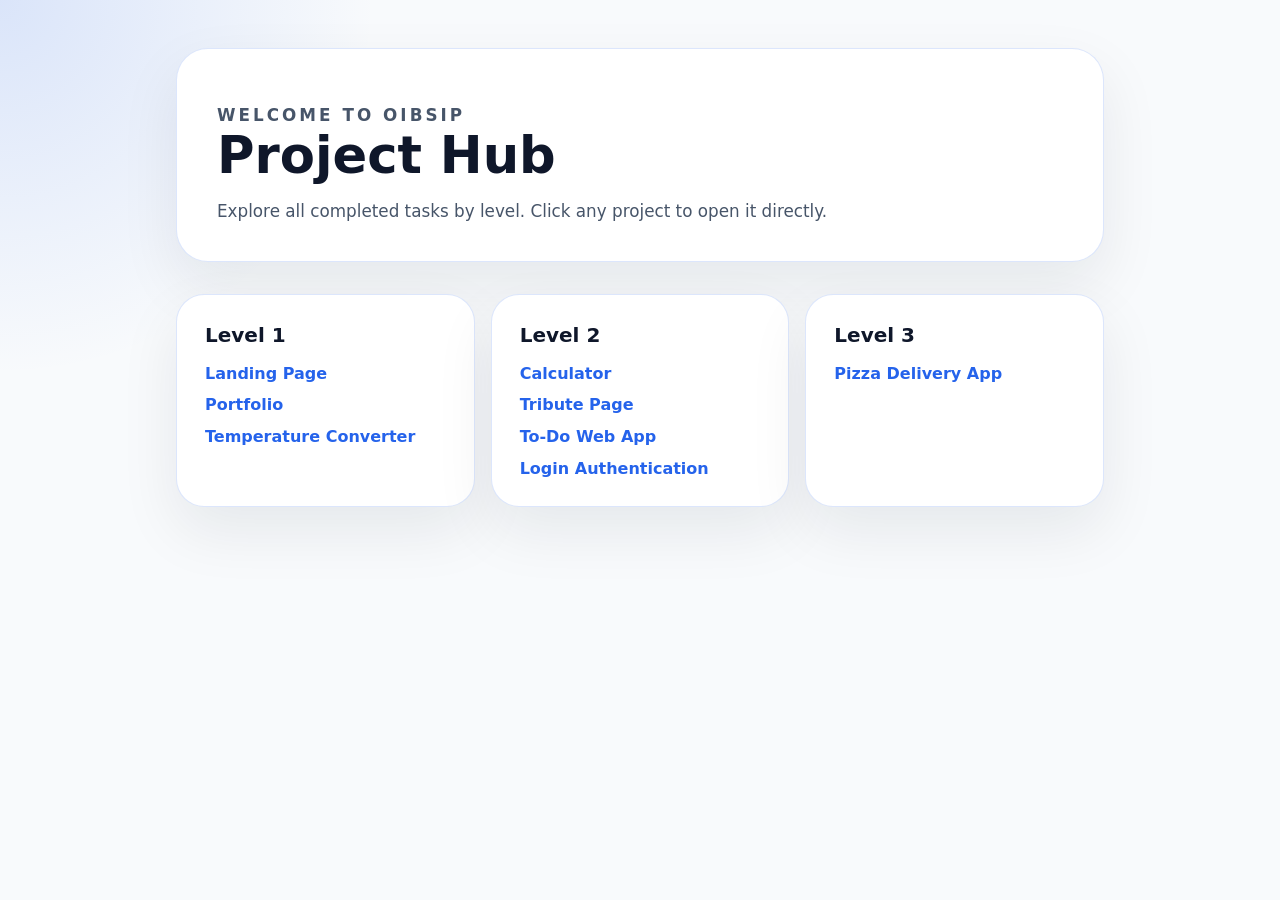
<file: index.html>
<!DOCTYPE html>
<html lang="en">
<head>
    <meta charset="UTF-8" />
    <meta name="viewport" content="width=device-width, initial-scale=1.0" />
    <title>OIBSIP Project Hub</title>
    <link rel="stylesheet" href="style.css" />
</head>
<body>
    <main class="home-shell">
        <section class="hero">
            <p class="eyebrow">Welcome to OIBSIP</p>
            <h1>Project Hub</h1>
            <p>Explore all completed tasks by level. Click any project to open it directly.</p>
        </section>

        <section class="links-grid">
            <article>
                <h2>Level 1</h2>
                <ul>
                    <li><a href="Level-1/Kavitha_Task1_LandingPage/index.html">Landing Page</a></li>
                    <li><a href="Level-1/Kavitha_Task2_Portfolio/index.html">Portfolio</a></li>
                    <li><a href="Level-1/Kavitha_Task3_TemperatureConverter/index.html">Temperature Converter</a></li>
                </ul>
            </article>
            <article>
                <h2>Level 2</h2>
                <ul>
                    <li><a href="Level-2/Kavitha_Task1_Calculator/index.html">Calculator</a></li>
                    <li><a href="Level-2/Kavitha_Task2_TributePage/index.html">Tribute Page</a></li>
                    <li><a href="Level-2/Kavitha_Task3_ToDoWebApp/index.html">To-Do Web App</a></li>
                    <li><a href="Level-2/Kavitha_Task4_LoginAuthentication/index.html">Login Authentication</a></li>
                </ul>
            </article>
            <article>
                <h2>Level 3</h2>
                <ul>
                    <li><a href="Level-3/Kavitha_Task1_PizzaDeliveryApp/index.html">Pizza Delivery App</a></li>
                </ul>
            </article>
        </section>
    </main>
</body>
</html>
</file>
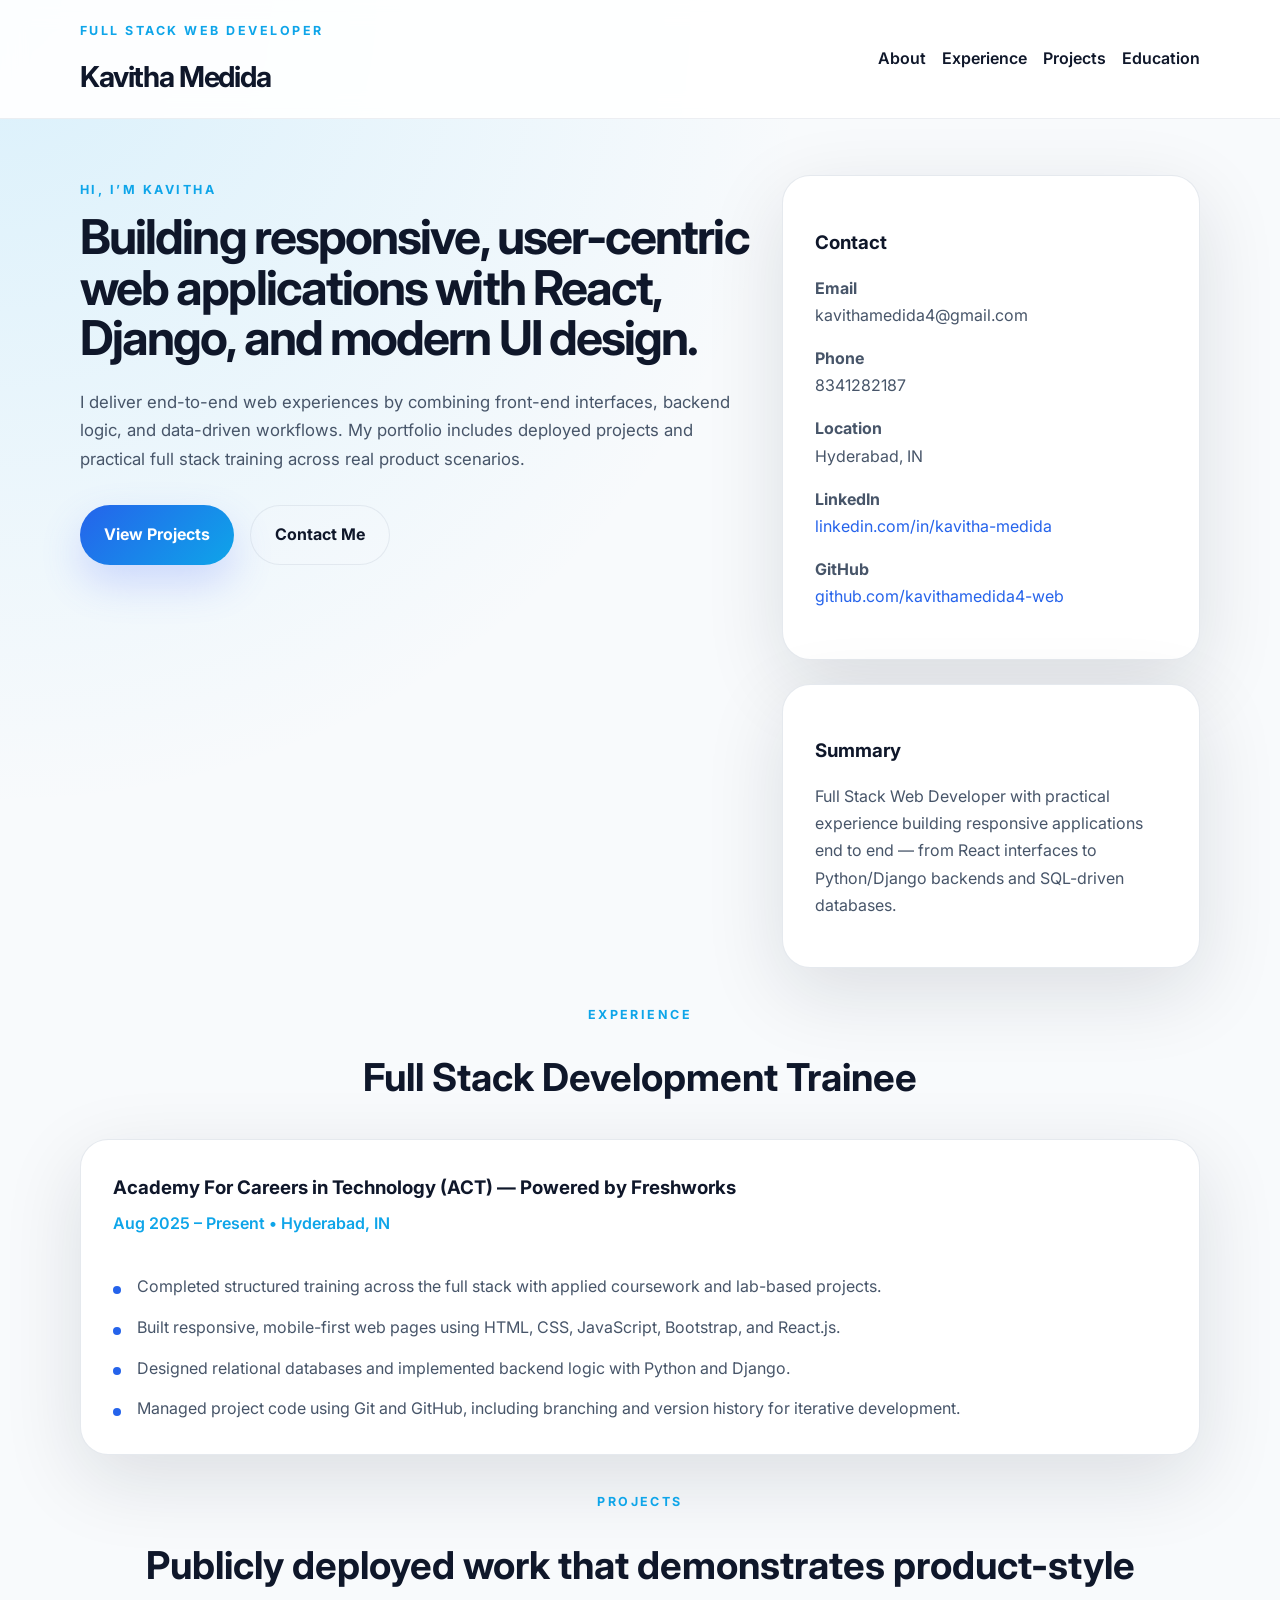
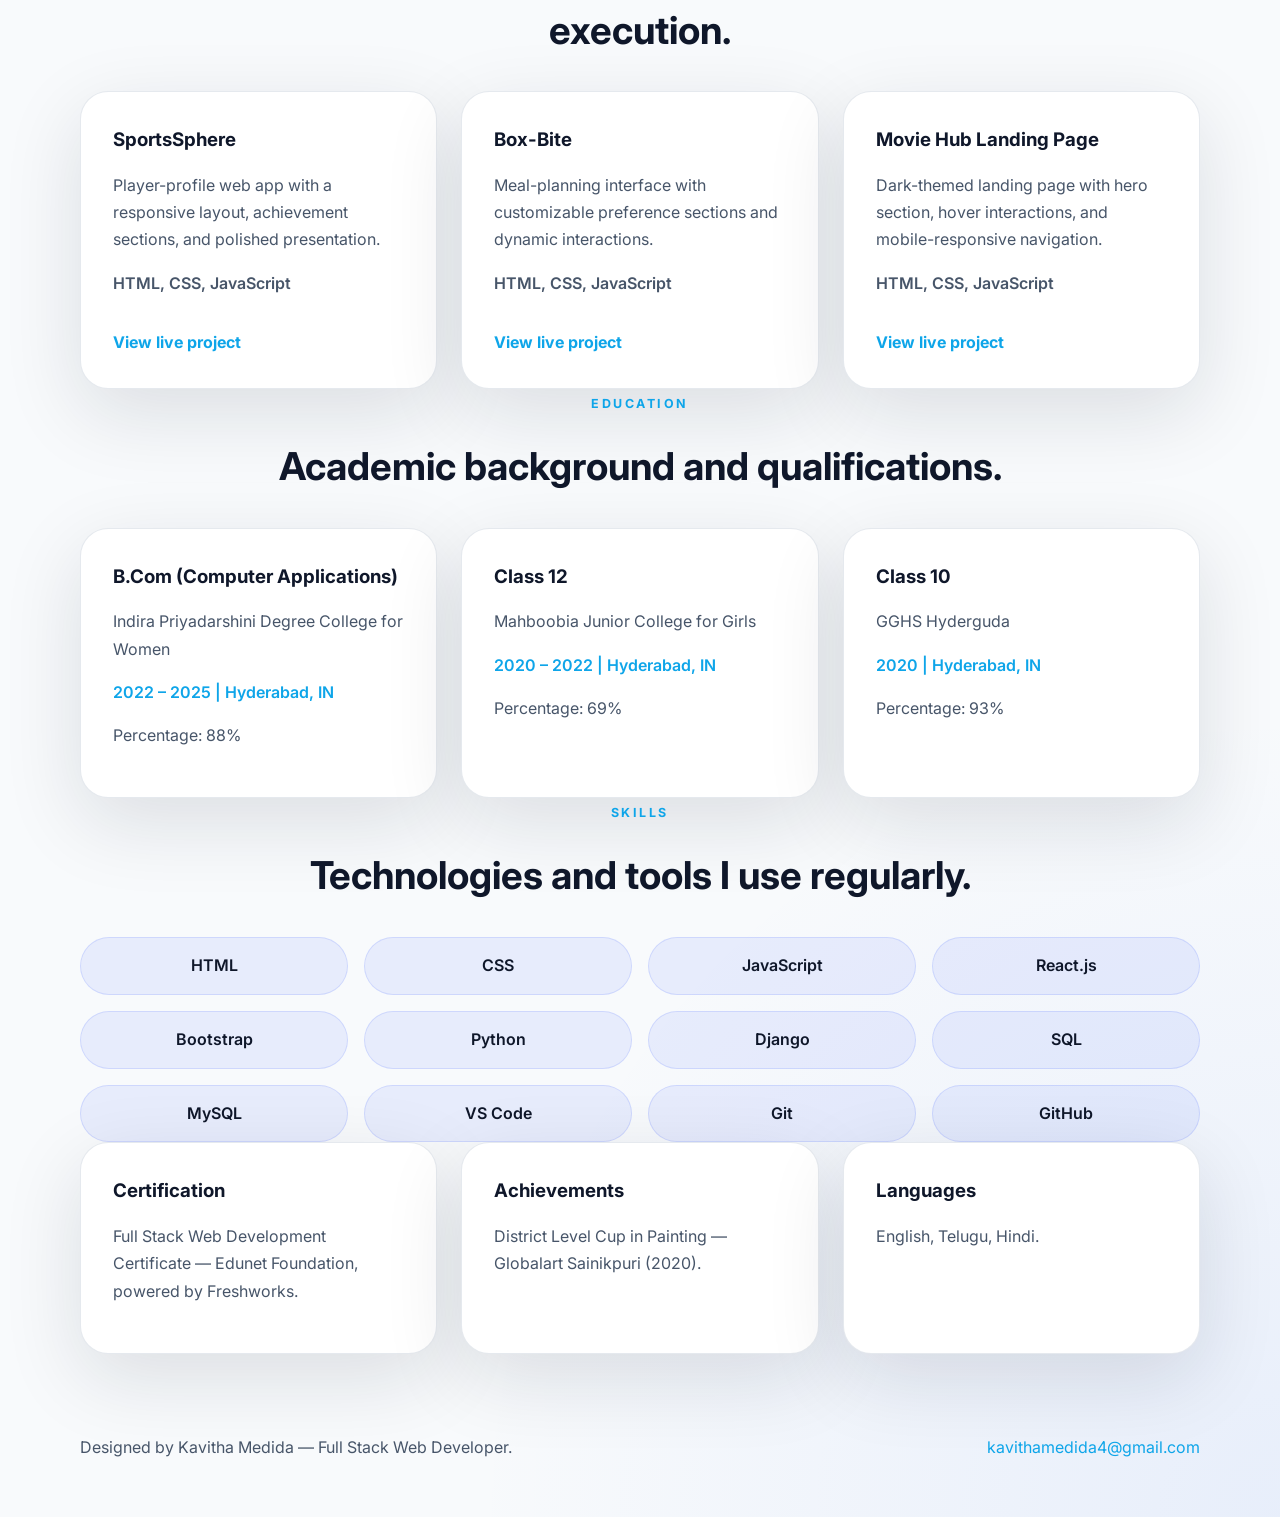
<file: Kavitha_Task2_Portfolio/index.html>
<!DOCTYPE html>
<html lang="en">
<head>
    <meta charset="UTF-8" />
    <meta name="viewport" content="width=device-width, initial-scale=1.0" />
    <title>Kavitha Medida | Full Stack Web Developer</title>
    <link rel="preconnect" href="https://fonts.googleapis.com" />
    <link rel="preconnect" href="https://fonts.gstatic.com" crossorigin />
    <link href="https://fonts.googleapis.com/css2?family=Inter:wght@400;500;600;700;800&display=swap" rel="stylesheet" />
    <link rel="stylesheet" href="style.css" />
</head>
<body>
    <div class="page-shell">
        <header class="topbar">
            <div class="container topbar-inner">
                <div>
                    <p class="eyebrow">Full Stack Web Developer</p>
                    <h1>Kavitha Medida</h1>
                </div>
                <nav class="topnav">
                    <a href="#about">About</a>
                    <a href="#experience">Experience</a>
                    <a href="#projects">Projects</a>
                    <a href="#education">Education</a>
                </nav>
            </div>
        </header>

        <main>
            <section class="hero-section">
                <div class="container hero-grid">
                    <div class="hero-copy">
                        <p class="eyebrow">Hi, I’m Kavitha</p>
                        <h2>Building responsive, user-centric web applications with React, Django, and modern UI design.</h2>
                        <p class="hero-text">I deliver end-to-end web experiences by combining front-end interfaces, backend logic, and data-driven workflows. My portfolio includes deployed projects and practical full stack training across real product scenarios.</p>
                        <div class="hero-links">
                            <a href="#projects" class="btn btn-primary">View Projects</a>
                            <a href="mailto:kavithamedida4@gmail.com" class="btn btn-secondary">Contact Me</a>
                        </div>
                    </div>
                    <aside class="hero-panel">
                        <div class="contact-card">
                            <h3>Contact</h3>
                            <p><strong>Email</strong><br />kavithamedida4@gmail.com</p>
                            <p><strong>Phone</strong><br />8341282187</p>
                            <p><strong>Location</strong><br />Hyderabad, IN</p>
                            <p><strong>LinkedIn</strong><br /><a href="https://linkedin.com/in/kavitha-medida" target="_blank">linkedin.com/in/kavitha-medida</a></p>
                            <p><strong>GitHub</strong><br /><a href="https://github.com/kavithamedida4-web" target="_blank">github.com/kavithamedida4-web</a></p>
                        </div>
                        <div class="summary-card">
                            <h3>Summary</h3>
                            <p>Full Stack Web Developer with practical experience building responsive applications end to end — from React interfaces to Python/Django backends and SQL-driven databases.</p>
                        </div>
                    </aside>
                </div>
            </section>

            <section class="section-block" id="experience">
                <div class="container section-heading">
                    <span class="eyebrow">Experience</span>
                    <h2>Full Stack Development Trainee</h2>
                </div>
                <div class="container content-card">
                    <div class="content-header">
                        <div>
                            <h3>Academy For Careers in Technology (ACT) — Powered by Freshworks</h3>
                            <p class="meta">Aug 2025 – Present • Hyderabad, IN</p>
                        </div>
                    </div>
                    <ul class="bullet-list">
                        <li>Completed structured training across the full stack with applied coursework and lab-based projects.</li>
                        <li>Built responsive, mobile-first web pages using HTML, CSS, JavaScript, Bootstrap, and React.js.</li>
                        <li>Designed relational databases and implemented backend logic with Python and Django.</li>
                        <li>Managed project code using Git and GitHub, including branching and version history for iterative development.</li>
                    </ul>
                </div>
            </section>

            <section class="section-block" id="projects">
                <div class="container section-heading">
                    <span class="eyebrow">Projects</span>
                    <h2>Publicly deployed work that demonstrates product-style execution.</h2>
                </div>
                <div class="container cards-grid">
                    <article class="project-card">
                        <h3>SportsSphere</h3>
                        <p>Player-profile web app with a responsive layout, achievement sections, and polished presentation.</p>
                        <p class="project-meta">HTML, CSS, JavaScript</p>
                        <a href="https://tejbhuvana-hue.github.io/SportsSphere/" target="_blank">View live project</a>
                    </article>
                    <article class="project-card">
                        <h3>Box-Bite</h3>
                        <p>Meal-planning interface with customizable preference sections and dynamic interactions.</p>
                        <p class="project-meta">HTML, CSS, JavaScript</p>
                        <a href="https://kavithamedida4-web.github.io/my-project-k/" target="_blank">View live project</a>
                    </article>
                    <article class="project-card">
                        <h3>Movie Hub Landing Page</h3>
                        <p>Dark-themed landing page with hero section, hover interactions, and mobile-responsive navigation.</p>
                        <p class="project-meta">HTML, CSS, JavaScript</p>
                        <a href="https://kavithamedida4-web.github.io/AI-Project-Landing-Page/" target="_blank">View live project</a>
                    </article>
                </div>
            </section>

            <section class="section-block" id="education">
                <div class="container section-heading">
                    <span class="eyebrow">Education</span>
                    <h2>Academic background and qualifications.</h2>
                </div>
                <div class="container education-grid">
                    <article class="education-card">
                        <h3>B.Com (Computer Applications)</h3>
                        <p>Indira Priyadarshini Degree College for Women</p>
                        <p class="meta">2022 – 2025 | Hyderabad, IN</p>
                        <p>Percentage: 88%</p>
                    </article>
                    <article class="education-card">
                        <h3>Class 12</h3>
                        <p>Mahboobia Junior College for Girls</p>
                        <p class="meta">2020 – 2022 | Hyderabad, IN</p>
                        <p>Percentage: 69%</p>
                    </article>
                    <article class="education-card">
                        <h3>Class 10</h3>
                        <p>GGHS Hyderguda</p>
                        <p class="meta">2020 | Hyderabad, IN</p>
                        <p>Percentage: 93%</p>
                    </article>
                </div>
            </section>

            <section class="section-block" id="skills">
                <div class="container section-heading">
                    <span class="eyebrow">Skills</span>
                    <h2>Technologies and tools I use regularly.</h2>
                </div>
                <div class="container skills-grid">
                    <div class="skill-pill">HTML</div>
                    <div class="skill-pill">CSS</div>
                    <div class="skill-pill">JavaScript</div>
                    <div class="skill-pill">React.js</div>
                    <div class="skill-pill">Bootstrap</div>
                    <div class="skill-pill">Python</div>
                    <div class="skill-pill">Django</div>
                    <div class="skill-pill">SQL</div>
                    <div class="skill-pill">MySQL</div>
                    <div class="skill-pill">VS Code</div>
                    <div class="skill-pill">Git</div>
                    <div class="skill-pill">GitHub</div>
                </div>
            </section>

            <section class="section-block" id="more">
                <div class="container extra-grid">
                    <article class="extra-card">
                        <h3>Certification</h3>
                        <p>Full Stack Web Development Certificate — Edunet Foundation, powered by Freshworks.</p>
                    </article>
                    <article class="extra-card">
                        <h3>Achievements</h3>
                        <p>District Level Cup in Painting — Globalart Sainikpuri (2020).</p>
                    </article>
                    <article class="extra-card">
                        <h3>Languages</h3>
                        <p>English, Telugu, Hindi.</p>
                    </article>
                </div>
            </section>
        </main>

        <footer class="footer-bar">
            <div class="container footer-inner">
                <p>Designed by Kavitha Medida — Full Stack Web Developer.</p>
                <a href="mailto:kavithamedida4@gmail.com">kavithamedida4@gmail.com</a>
            </div>
        </footer>
    </div>
</body>
</html>
</file>
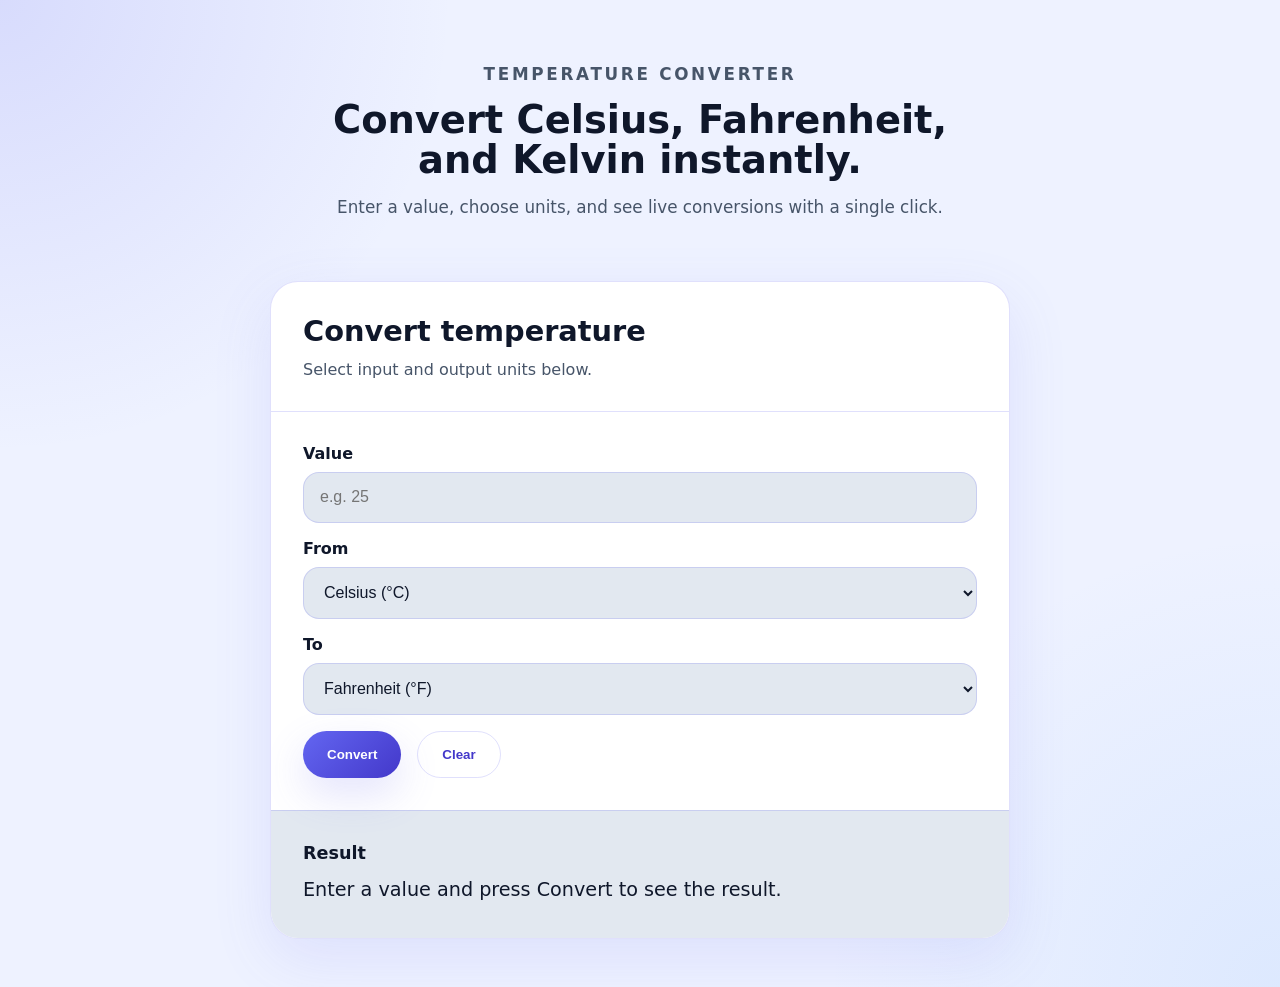
<file: Kavitha_Task3_TemperatureConverter/index.html>
<!DOCTYPE html>
<html lang="en">
<head>
    <meta charset="UTF-8" />
    <meta name="viewport" content="width=device-width, initial-scale=1.0" />
    <title>Temperature Converter</title>
    <link rel="stylesheet" href="style.css" />
</head>
<body>
    <main class="page-shell">
        <section class="hero">
            <div class="hero-content">
                <p class="eyebrow">Temperature Converter</p>
                <h1>Convert Celsius, Fahrenheit, and Kelvin instantly.</h1>
                <p>Enter a value, choose units, and see live conversions with a single click.</p>
            </div>
        </section>

        <section class="converter-card">
            <div class="card-header">
                <h2>Convert temperature</h2>
                <p>Select input and output units below.</p>
            </div>
            <div class="converter-form">
                <label>
                    Value
                    <input type="number" id="inputValue" placeholder="e.g. 25" />
                </label>
                <label>
                    From
                    <select id="inputUnit">
                        <option value="celsius">Celsius (°C)</option>
                        <option value="fahrenheit">Fahrenheit (°F)</option>
                        <option value="kelvin">Kelvin (K)</option>
                    </select>
                </label>
                <label>
                    To
                    <select id="outputUnit">
                        <option value="fahrenheit">Fahrenheit (°F)</option>
                        <option value="celsius">Celsius (°C)</option>
                        <option value="kelvin">Kelvin (K)</option>
                    </select>
                </label>
                <div class="actions">
                    <button id="convertBtn" class="btn btn-primary">Convert</button>
                    <button id="clearBtn" class="btn btn-secondary" type="button">Clear</button>
                </div>
            </div>

            <div class="result-panel">
                <h3>Result</h3>
                <p id="resultText">Enter a value and press Convert to see the result.</p>
            </div>
        </section>
    </main>

    <script>
        const inputValue = document.getElementById('inputValue');
        const inputUnit = document.getElementById('inputUnit');
        const outputUnit = document.getElementById('outputUnit');
        const resultText = document.getElementById('resultText');
        const convertBtn = document.getElementById('convertBtn');
        const clearBtn = document.getElementById('clearBtn');

        function toCelsius(value, unit) {
            if (unit === 'celsius') return value;
            if (unit === 'fahrenheit') return (value - 32) * 5 / 9;
            if (unit === 'kelvin') return value - 273.15;
            return value;
        }

        function fromCelsius(value, unit) {
            if (unit === 'celsius') return value;
            if (unit === 'fahrenheit') return value * 9 / 5 + 32;
            if (unit === 'kelvin') return value + 273.15;
            return value;
        }

        function formatTemperature(value, unit) {
            const rounded = Math.round(value * 100) / 100;
            const symbol = unit === 'celsius' ? '°C' : unit === 'fahrenheit' ? '°F' : 'K';
            return `${rounded} ${symbol}`;
        }

        function convertTemperature() {
            const value = parseFloat(inputValue.value);
            if (Number.isNaN(value)) {
                resultText.textContent = 'Please enter a valid number to convert.';
                return;
            }
            const fromUnit = inputUnit.value;
            const toUnit = outputUnit.value;
            const celsius = toCelsius(value, fromUnit);
            const result = fromCelsius(celsius, toUnit);
            resultText.textContent = `${formatTemperature(value, fromUnit)} = ${formatTemperature(result, toUnit)}`;
        }

        convertBtn.addEventListener('click', convertTemperature);
        clearBtn.addEventListener('click', () => {
            inputValue.value = '';
            resultText.textContent = 'Enter a value and press Convert to see the result.';
        });
    </script>
</body>
</html>
</file>
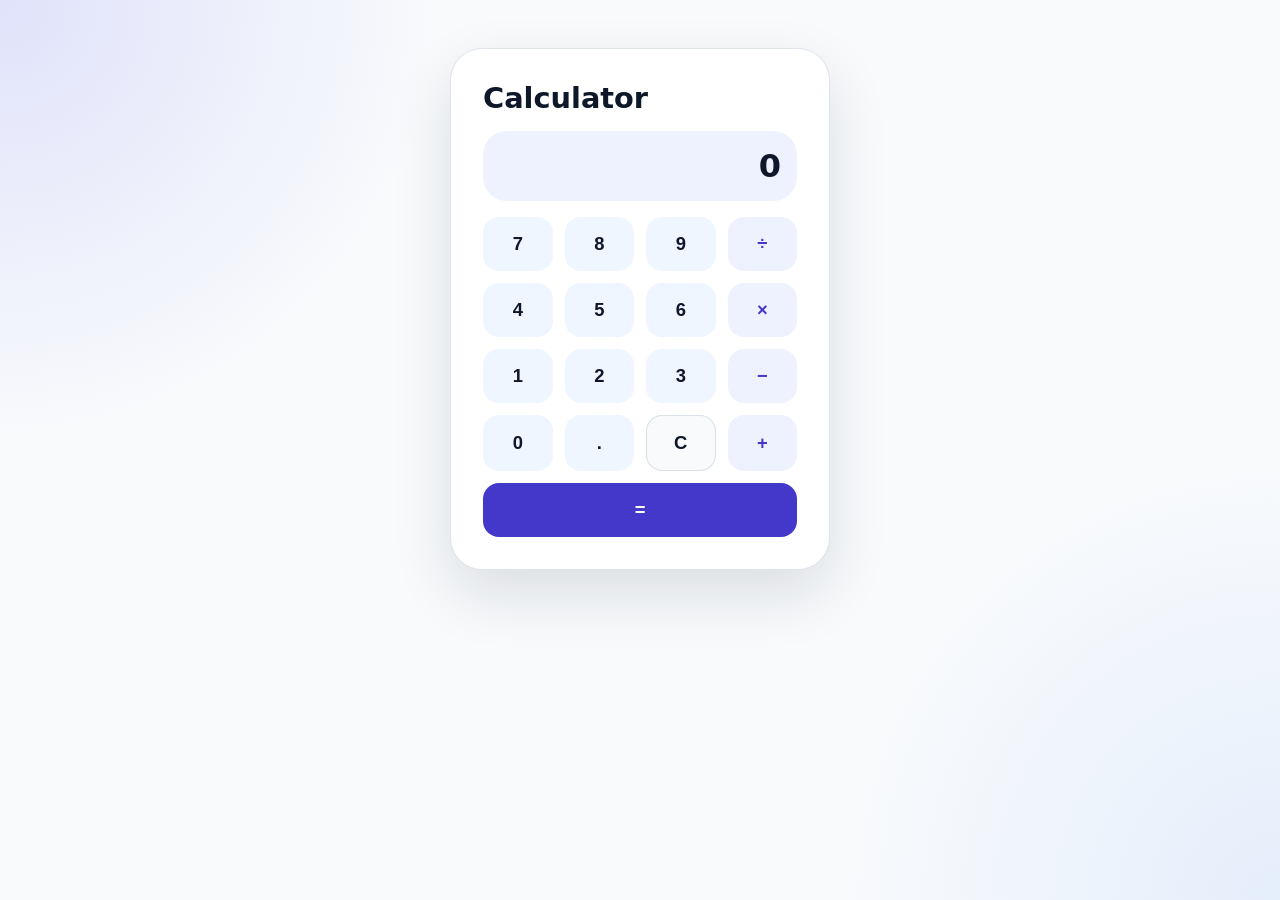
<file: Level-2/Kavitha_Task1_Calculator/index.html>
<!DOCTYPE html>
<html lang="en">
<head>
    <meta charset="UTF-8" />
    <meta name="viewport" content="width=device-width, initial-scale=1.0" />
    <title>Calculator App</title>
    <link rel="stylesheet" href="style.css" />
</head>
<body>
    <main class="calculator-shell">
        <section class="calculator-card">
            <h1>Calculator</h1>
            <div class="display" id="display">0</div>
            <div class="keys-grid">
                <button data-value="7">7</button>
                <button data-value="8">8</button>
                <button data-value="9">9</button>
                <button data-value="/">÷</button>
                <button data-value="4">4</button>
                <button data-value="5">5</button>
                <button data-value="6">6</button>
                <button data-value="*">×</button>
                <button data-value="1">1</button>
                <button data-value="2">2</button>
                <button data-value="3">3</button>
                <button data-value="-">−</button>
                <button data-value="0">0</button>
                <button data-value=".">.</button>
                <button data-action="clear">C</button>
                <button data-value="+">+</button>
                <button class="wide" data-action="equals">=</button>
            </div>
        </section>
    </main>

    <script>
        const display = document.getElementById('display');
        const keys = document.querySelectorAll('button[data-value], button[data-action]');
        let currentValue = '0';

        function updateDisplay() {
            display.textContent = currentValue;
        }

        function safeEval(expression) {
            try {
                return Function(`"use strict"; return (${expression})`)();
            } catch {
                return 'Error';
            }
        }

        keys.forEach(key => {
            key.addEventListener('click', () => {
                const value = key.dataset.value;
                const action = key.dataset.action;

                if (action === 'clear') {
                    currentValue = '0';
                } else if (action === 'equals') {
                    const result = safeEval(currentValue.replace(/×/g, '*').replace(/÷/g, '/'));
                    currentValue = result === 'Error' ? 'Error' : String(result);
                } else if (value) {
                    if (currentValue === '0' || currentValue === 'Error') {
                        currentValue = value;
                    } else {
                        currentValue += value;
                    }
                }
                updateDisplay();
            });
        });
    </script>
</body>
</html>
</file>
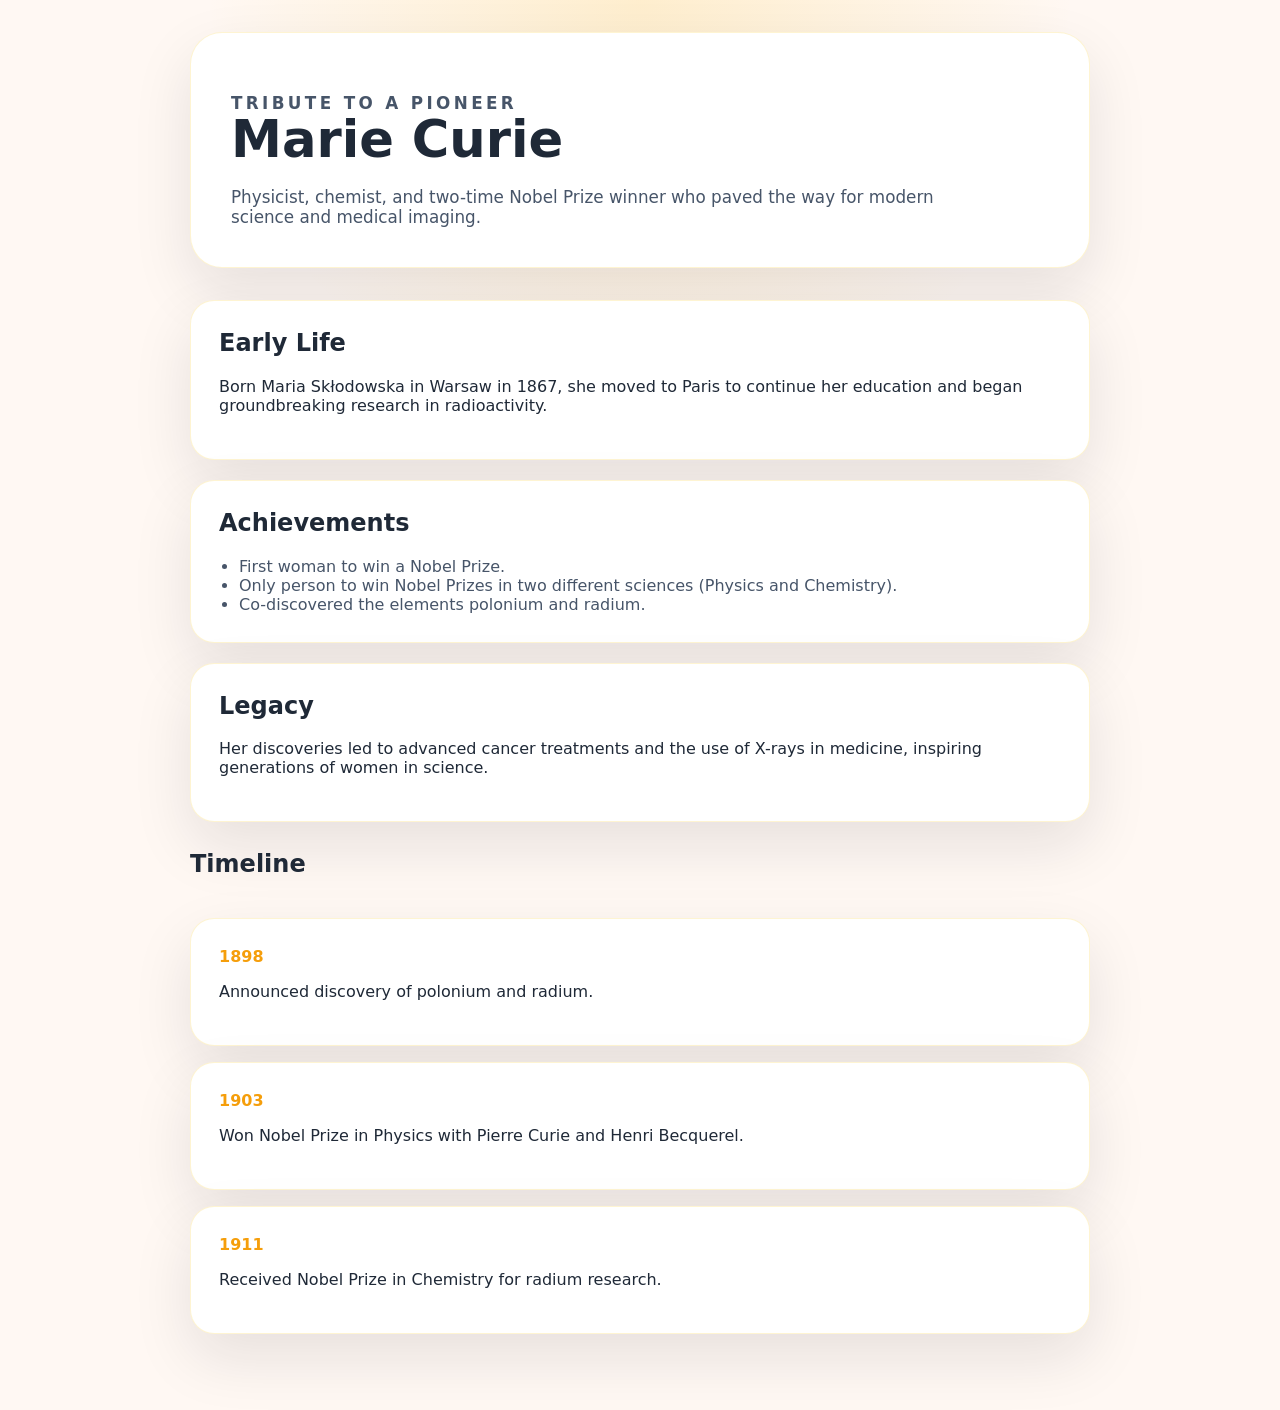
<file: Level-2/Kavitha_Task2_TributePage/index.html>
<!DOCTYPE html>
<html lang="en">
<head>
    <meta charset="UTF-8" />
    <meta name="viewport" content="width=device-width, initial-scale=1.0" />
    <title>Tribute Page</title>
    <link rel="stylesheet" href="style.css" />
</head>
<body>
    <main class="tribute-shell">
        <header class="hero">
            <div class="hero-copy">
                <p class="eyebrow">Tribute to a Pioneer</p>
                <h1>Marie Curie</h1>
                <p>Physicist, chemist, and two-time Nobel Prize winner who paved the way for modern science and medical imaging.</p>
            </div>
        </header>

        <section class="content-section">
            <article class="bio-card">
                <h2>Early Life</h2>
                <p>Born Maria Skłodowska in Warsaw in 1867, she moved to Paris to continue her education and began groundbreaking research in radioactivity.</p>
            </article>
            <article class="bio-card">
                <h2>Achievements</h2>
                <ul>
                    <li>First woman to win a Nobel Prize.</li>
                    <li>Only person to win Nobel Prizes in two different sciences (Physics and Chemistry).</li>
                    <li>Co-discovered the elements polonium and radium.</li>
                </ul>
            </article>
            <article class="bio-card">
                <h2>Legacy</h2>
                <p>Her discoveries led to advanced cancer treatments and the use of X-rays in medicine, inspiring generations of women in science.</p>
            </article>
        </section>

        <section class="timeline-section">
            <h2>Timeline</h2>
            <div class="timeline">
                <div class="timeline-item">
                    <strong>1898</strong>
                    <p>Announced discovery of polonium and radium.</p>
                </div>
                <div class="timeline-item">
                    <strong>1903</strong>
                    <p>Won Nobel Prize in Physics with Pierre Curie and Henri Becquerel.</p>
                </div>
                <div class="timeline-item">
                    <strong>1911</strong>
                    <p>Received Nobel Prize in Chemistry for radium research.</p>
                </div>
            </div>
        </section>
    </main>
</body>
</html>
</file>
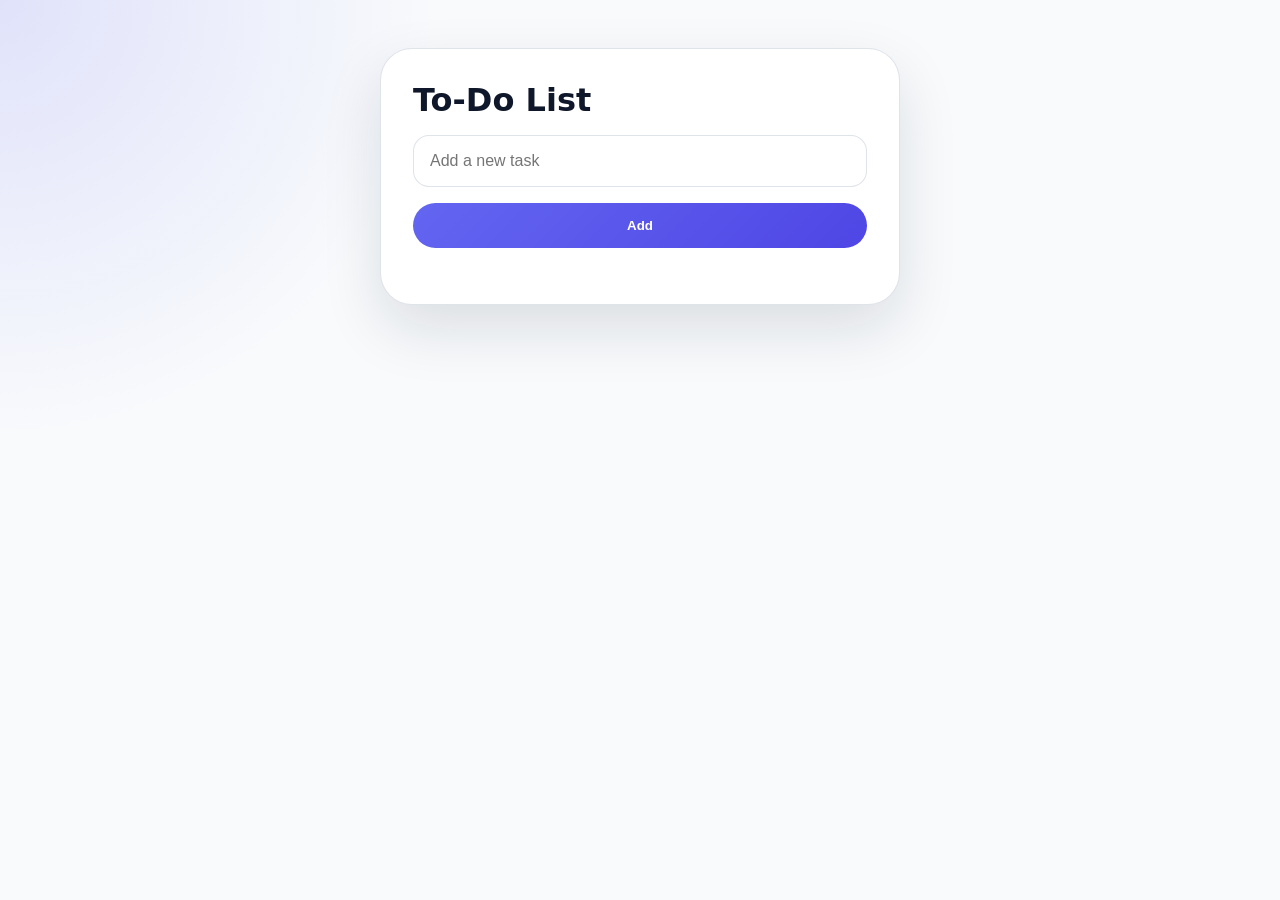
<file: Level-2/Kavitha_Task3_ToDoWebApp/index.html>
<!DOCTYPE html>
<html lang="en">
<head>
    <meta charset="UTF-8" />
    <meta name="viewport" content="width=device-width, initial-scale=1.0" />
    <title>To-Do Web App</title>
    <link rel="stylesheet" href="style.css" />
</head>
<body>
    <main class="todo-shell">
        <section class="todo-card">
            <h1>To-Do List</h1>
            <form id="todoForm" class="todo-form">
                <input type="text" id="taskInput" placeholder="Add a new task" />
                <button type="submit" class="btn btn-primary">Add</button>
            </form>
            <ul id="taskList" class="task-list"></ul>
        </section>
    </main>

    <script>
        const todoForm = document.getElementById('todoForm');
        const taskInput = document.getElementById('taskInput');
        const taskList = document.getElementById('taskList');

        function saveTasks(tasks) {
            localStorage.setItem('tasks', JSON.stringify(tasks));
        }

        function loadTasks() {
            return JSON.parse(localStorage.getItem('tasks') || '[]');
        }

        function renderTasks() {
            const tasks = loadTasks();
            taskList.innerHTML = '';
            tasks.forEach((task, index) => {
                const li = document.createElement('li');
                li.className = task.completed ? 'task-item completed' : 'task-item';
                li.innerHTML = `
                    <label>
                        <input type="checkbox" ${task.completed ? 'checked' : ''} data-index="${index}" />
                        <span>${task.text}</span>
                    </label>
                    <button type="button" class="delete-btn" data-index="${index}">Remove</button>
                `;
                taskList.appendChild(li);
            });
        }

        todoForm.addEventListener('submit', e => {
            e.preventDefault();
            const text = taskInput.value.trim();
            if (!text) return;
            const tasks = loadTasks();
            tasks.push({ text, completed: false });
            saveTasks(tasks);
            taskInput.value = '';
            renderTasks();
        });

        taskList.addEventListener('click', e => {
            const index = e.target.dataset.index;
            if (e.target.matches('.delete-btn')) {
                const tasks = loadTasks();
                tasks.splice(index, 1);
                saveTasks(tasks);
                renderTasks();
            }
        });

        taskList.addEventListener('change', e => {
            const index = e.target.dataset.index;
            if (e.target.matches('input[type="checkbox"]')) {
                const tasks = loadTasks();
                tasks[index].completed = e.target.checked;
                saveTasks(tasks);
                renderTasks();
            }
        });

        renderTasks();
    </script>
</body>
</html>
</file>
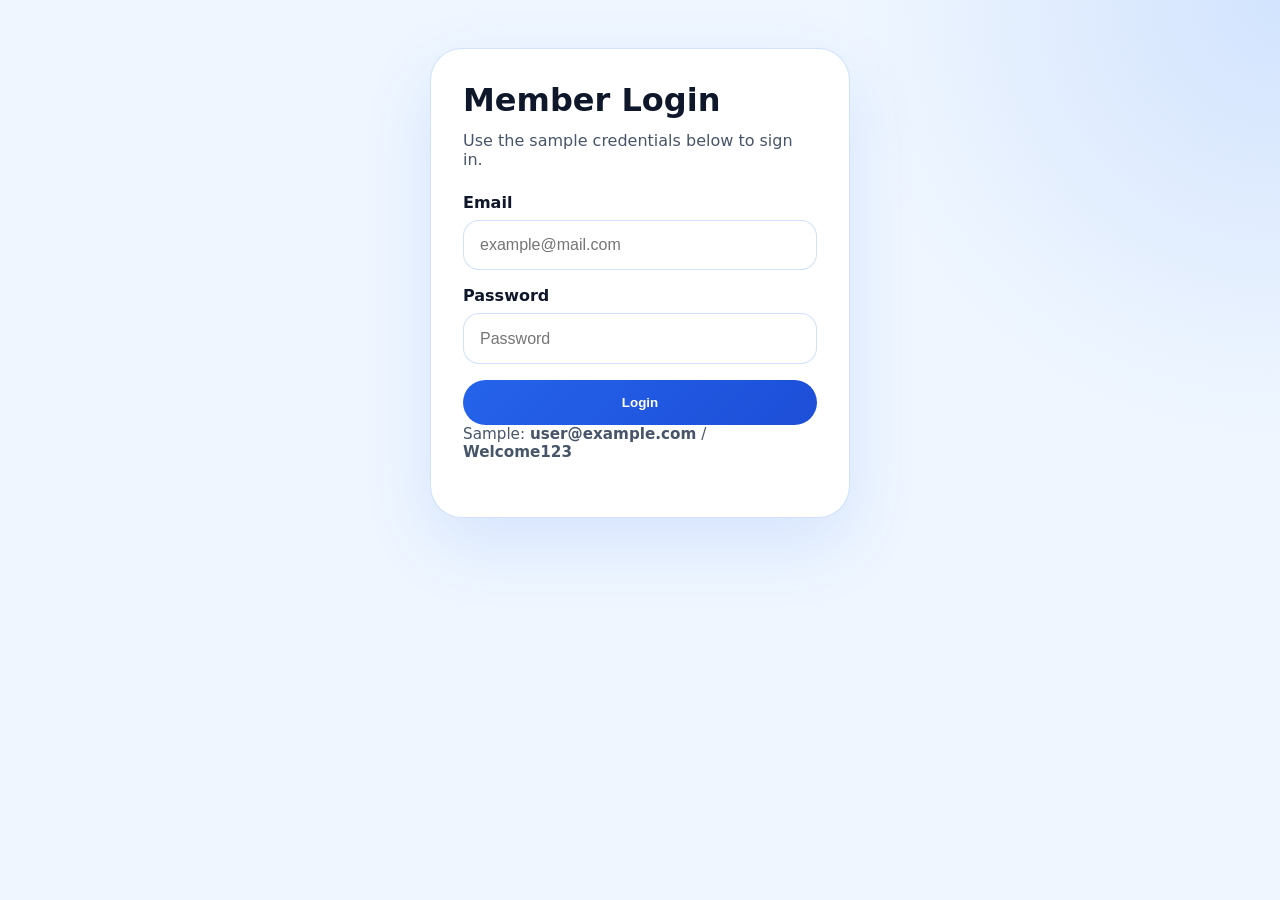
<file: Level-2/Kavitha_Task4_LoginAuthentication/index.html>
<!DOCTYPE html>
<html lang="en">
<head>
    <meta charset="UTF-8" />
    <meta name="viewport" content="width=device-width, initial-scale=1.0" />
    <title>Login Authentication</title>
    <link rel="stylesheet" href="style.css" />
</head>
<body>
    <main class="login-shell">
        <section class="login-card">
            <h1>Member Login</h1>
            <p>Use the sample credentials below to sign in.</p>
            <form id="loginForm" class="login-form">
                <label>
                    Email
                    <input type="email" id="emailInput" placeholder="example@mail.com" required />
                </label>
                <label>
                    Password
                    <input type="password" id="passwordInput" placeholder="Password" required />
                </label>
                <button type="submit" class="btn btn-primary">Login</button>
            </form>
            <p class="note">Sample: <strong>user@example.com</strong> / <strong>Welcome123</strong></p>
            <p id="message" class="message"></p>
        </section>
    </main>

    <script>
        const loginForm = document.getElementById('loginForm');
        const emailInput = document.getElementById('emailInput');
        const passwordInput = document.getElementById('passwordInput');
        const message = document.getElementById('message');

        const credentials = {
            email: 'user@example.com',
            password: 'Welcome123'
        };

        loginForm.addEventListener('submit', event => {
            event.preventDefault();
            const email = emailInput.value.trim();
            const password = passwordInput.value.trim();

            if (email === credentials.email && password === credentials.password) {
                message.textContent = 'Login successful! Welcome back.';
                message.className = 'message success';
            } else {
                message.textContent = 'Invalid email or password. Please try again.';
                message.className = 'message error';
            }
        });
    </script>
</body>
</html>
</file>
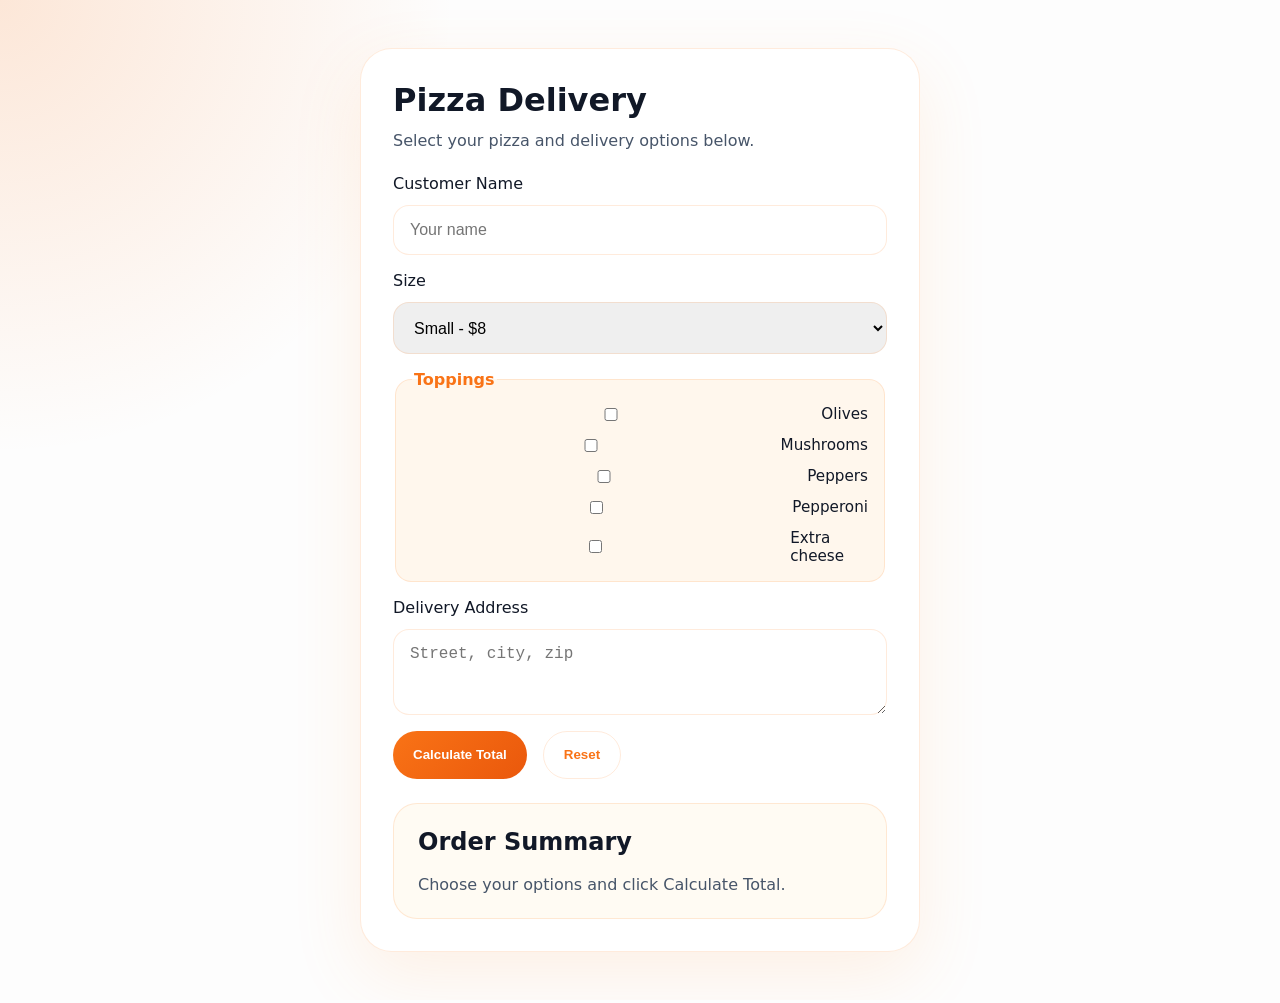
<file: Level-3/Kavitha_Task1_PizzaDeliveryApp/index.html>
<!DOCTYPE html>
<html lang="en">
<head>
    <meta charset="UTF-8" />
    <meta name="viewport" content="width=device-width, initial-scale=1.0" />
    <title>Pizza Delivery App</title>
    <link rel="stylesheet" href="style.css" />
</head>
<body>
    <main class="pizza-shell">
        <section class="pizza-card">
            <h1>Pizza Delivery</h1>
            <p>Select your pizza and delivery options below.</p>
            <form id="pizzaForm" class="pizza-form">
                <label>
                    Customer Name
                    <input type="text" id="customerName" placeholder="Your name" required />
                </label>
                <label>
                    Size
                    <select id="pizzaSize">
                        <option value="small">Small - $8</option>
                        <option value="medium">Medium - $11</option>
                        <option value="large">Large - $14</option>
                    </select>
                </label>
                <fieldset class="toppings-group">
                    <legend>Toppings</legend>
                    <label><input type="checkbox" value="1.5" /> Olives</label>
                    <label><input type="checkbox" value="1.5" /> Mushrooms</label>
                    <label><input type="checkbox" value="1.5" /> Peppers</label>
                    <label><input type="checkbox" value="2" /> Pepperoni</label>
                    <label><input type="checkbox" value="2" /> Extra cheese</label>
                </fieldset>
                <label>
                    Delivery Address
                    <textarea id="address" placeholder="Street, city, zip" rows="3" required></textarea>
                </label>
                <div class="order-actions">
                    <button type="button" id="calculateBtn" class="btn btn-primary">Calculate Total</button>
                    <button type="button" id="resetBtn" class="btn btn-secondary">Reset</button>
                </div>
            </form>
            <div class="order-summary">
                <h2>Order Summary</h2>
                <p id="summaryText">Choose your options and click Calculate Total.</p>
            </div>
        </section>
    </main>

    <script>
        const pizzaForm = document.getElementById('pizzaForm');
        const calculateBtn = document.getElementById('calculateBtn');
        const resetBtn = document.getElementById('resetBtn');
        const summaryText = document.getElementById('summaryText');

        function getSizePrice(size) {
            return size === 'small' ? 8 : size === 'medium' ? 11 : 14;
        }

        function calculateTotal() {
            const name = document.getElementById('customerName').value.trim();
            const size = document.getElementById('pizzaSize').value;
            const address = document.getElementById('address').value.trim();
            const toppings = Array.from(document.querySelectorAll('.toppings-group input:checked'));
            const toppingCost = toppings.reduce((sum, input) => sum + Number(input.value), 0);
            const basePrice = getSizePrice(size);
            const total = basePrice + toppingCost;
            const toppingNames = toppings.map(input => input.parentElement.textContent.trim());

            if (!name || !address) {
                summaryText.textContent = 'Please enter your name and delivery address.';
                return;
            }

            summaryText.innerHTML = `
                <strong>${name}</strong> ordered a <strong>${size}</strong> pizza.<br />
                Toppings: ${toppingNames.length ? toppingNames.join(', ') : 'None'}.<br />
                Delivery address: ${address}.<br />
                <strong>Total: $${total.toFixed(2)}</strong>
            `;
        }

        calculateBtn.addEventListener('click', calculateTotal);
        resetBtn.addEventListener('click', () => {
            pizzaForm.reset();
            summaryText.textContent = 'Choose your options and click Calculate Total.';
        });
    </script>
</body>
</html>
</file>
<file: style.css>
:root {
    color-scheme: light;
    --bg: #f8fafc;
    --surface: #ffffff;
    --text: #0f172a;
    --muted: #475569;
    --primary: #2563eb;
    --border: rgba(37, 99, 235, 0.16);
    --shadow: 0 24px 60px rgba(15, 23, 42, 0.08);
}

* {
    box-sizing: border-box;
}

html {
    scroll-behavior: smooth;
}

body {
    margin: 0;
    min-height: 100vh;
    background: radial-gradient(circle at top left, rgba(37, 99, 235, 0.14), transparent 24%),
        var(--bg);
    color: var(--text);
    font-family: Inter, system-ui, sans-serif;
}

.home-shell {
    display: grid;
    gap: 2rem;
    max-width: 960px;
    margin: 0 auto;
    padding: 3rem 1rem 4rem;
}

.hero {
    padding: 2.5rem;
    background: var(--surface);
    border-radius: 2rem;
    border: 1px solid var(--border);
    box-shadow: var(--shadow);
}

.eyebrow {
    margin: 0 0 1rem;
    font-size: 0.85rem;
    text-transform: uppercase;
    letter-spacing: 0.18em;
    color: var(--primary);
    font-weight: 800;
}

.hero h1 {
    margin: 0;
    font-size: clamp(2.5rem, 4vw, 3.5rem);
}

.hero p {
    margin: 1rem 0 0;
    color: var(--muted);
    font-size: 1.05rem;
}

.links-grid {
    display: grid;
    gap: 1rem;
    grid-template-columns: repeat(auto-fit, minmax(220px, 1fr));
}

.links-grid article {
    background: var(--surface);
    border-radius: 1.75rem;
    border: 1px solid var(--border);
    box-shadow: var(--shadow);
    padding: 1.75rem;
}

.links-grid h2 {
    margin-top: 0;
    font-size: 1.25rem;
}

.links-grid ul {
    list-style: none;
    padding: 0;
    margin: 1rem 0 0;
    display: grid;
    gap: 0.8rem;
}

.links-grid a {
    color: var(--primary);
    text-decoration: none;
    font-weight: 700;
}
</file>
<file: Kavitha_Task2_Portfolio/style.css>
:root {
    color-scheme: light;
    --bg: #f8fafc;
    --surface: #ffffff;
    --surface-alt: #f1f5f9;
    --text: #0f172a;
    --muted: #475569;
    --primary: #2563eb;
    --primary-soft: #dbeafe;
    --accent: #0ea5e9;
    --border: rgba(148, 163, 184, 0.24);
    --shadow: 0 24px 80px rgba(15, 23, 42, 0.12);
}

* {
    box-sizing: border-box;
}

html {
    scroll-behavior: smooth;
}

body {
    margin: 0;
    min-height: 100vh;
    background: radial-gradient(circle at top left, rgba(56, 189, 248, 0.16), transparent 24%),
        radial-gradient(circle at bottom right, rgba(37, 99, 235, 0.08), transparent 24%),
        var(--bg);
    color: var(--text);
    font-family: 'Inter', sans-serif;
    line-height: 1.7;
}

a {
    color: inherit;
    text-decoration: none;
}

button,
input,
textarea,
select {
    font: inherit;
}

.page-shell {
    display: flex;
    flex-direction: column;
    min-height: 100vh;
}

.container {
    width: min(1120px, calc(100% - 2rem));
    margin: 0 auto;
}

.topbar {
    position: sticky;
    top: 0;
    z-index: 20;
    background: rgba(255, 255, 255, 0.92);
    border-bottom: 1px solid rgba(148, 163, 184, 0.18);
    backdrop-filter: blur(12px);
}

.topbar-inner {
    display: flex;
    align-items: center;
    justify-content: space-between;
    gap: 1rem;
    padding: 1rem 0;
}

.eyebrow {
    display: inline-flex;
    margin: 0 0 0.75rem;
    text-transform: uppercase;
    letter-spacing: 0.2em;
    color: var(--accent);
    font-size: 0.78rem;
    font-weight: 700;
}

.topbar h1,
.hero-copy h2,
.section-heading h2,
.content-card h3,
.project-card h3,
.education-card h3,
.extra-card h3 {
    margin: 0;
}

.topbar h1 {
    font-size: 1.8rem;
    letter-spacing: -0.04em;
}

.topnav {
    display: flex;
    flex-wrap: wrap;
    gap: 1rem;
}

.topnav a {
    color: var(--text);
    transition: color 0.2s ease;
    font-weight: 600;
}

.topnav a:hover {
    color: var(--primary);
}

.hero-section {
    padding: 3.5rem 0 2rem;
}

.hero-grid {
    display: grid;
    grid-template-columns: 1.6fr 1fr;
    gap: 2rem;
    align-items: start;
}

.hero-copy h2 {
    font-size: clamp(2.4rem, 4vw, 3rem);
    line-height: 1.05;
    letter-spacing: -0.04em;
}

.hero-text {
    margin: 1.5rem 0 2rem;
    max-width: 42rem;
    color: var(--muted);
    font-size: 1.05rem;
}

.hero-links {
    display: flex;
    flex-wrap: wrap;
    gap: 1rem;
}

.btn {
    display: inline-flex;
    align-items: center;
    justify-content: center;
    border-radius: 999px;
    padding: 0.95rem 1.5rem;
    font-weight: 700;
    transition: transform 0.24s ease, background-color 0.24s ease, color 0.24s ease, box-shadow 0.24s ease;
}

.btn:hover {
    transform: translateY(-1px);
}

.btn-primary {
    background: linear-gradient(135deg, var(--primary), var(--accent));
    color: white;
    box-shadow: 0 18px 40px rgba(91, 116, 255, 0.24);
}

.btn-secondary {
    background: rgba(255, 255, 255, 0.08);
    border: 1px solid rgba(148, 163, 184, 0.18);
    color: var(--text);
}

.hero-panel {
    display: grid;
    gap: 1.5rem;
}

.contact-card,
.summary-card,
.content-card,
.project-card,
.education-card,
.extra-card {
    background: var(--surface);
    border: 1px solid var(--border);
    border-radius: 1.75rem;
    padding: 2rem;
    box-shadow: var(--shadow);
}

.contact-card h3,
.summary-card h3,
.section-heading h2 {
    margin-bottom: 1rem;
}

.contact-card p,
.summary-card p,
.content-card p,
.project-card p,
.education-card p,
.extra-card p {
    color: var(--muted);
}

.contact-card a {
    color: var(--primary);
}

.section-heading {
    text-align: center;
    margin-bottom: 1.75rem;
}

.section-heading h2 {
    font-size: clamp(1.8rem, 3vw, 2.6rem);
    margin-top: 0.5rem;
}

.content-card {
    margin-bottom: 2rem;
}

.content-header {
    display: flex;
    flex-direction: column;
    gap: 0.5rem;
    margin-bottom: 1.25rem;
}

.content-header .meta,
.education-card .meta,
.project-meta {
    color: var(--accent);
    font-weight: 600;
    margin-top: 0.4rem;
}

.bullet-list {
    list-style: none;
    margin: 0;
    padding: 0;
    display: grid;
    gap: 0.85rem;
}

.bullet-list li {
    position: relative;
    padding-left: 1.5rem;
    color: var(--muted);
}

.bullet-list li::before {
    content: '';
    position: absolute;
    left: 0;
    top: 0.8rem;
    width: 0.5rem;
    height: 0.5rem;
    border-radius: 50%;
    background: var(--primary);
}

.cards-grid {
    display: grid;
    grid-template-columns: repeat(3, minmax(0, 1fr));
    gap: 1.5rem;
}

.project-card a {
    display: inline-flex;
    margin-top: 1rem;
    color: var(--accent);
    font-weight: 700;
}

.education-grid {
    display: grid;
    grid-template-columns: repeat(3, minmax(0, 1fr));
    gap: 1.5rem;
}

.skills-grid {
    display: grid;
    grid-template-columns: repeat(4, minmax(0, 1fr));
    gap: 1rem;
}

.skill-pill {
    padding: 0.9rem 1rem;
    border-radius: 999px;
    background: rgba(91, 116, 255, 0.1);
    color: var(--text);
    border: 1px solid rgba(91, 116, 255, 0.18);
    text-align: center;
    font-weight: 600;
}

.extra-grid {
    display: grid;
    grid-template-columns: repeat(3, minmax(0, 1fr));
    gap: 1.5rem;
    margin-bottom: 2rem;
}

.footer-bar {
    margin-top: auto;
    padding: 2rem 0 2.5rem;
}

.footer-inner {
    display: flex;
    justify-content: space-between;
    gap: 1rem;
    align-items: center;
    flex-wrap: wrap;
    color: var(--muted);
}

.footer-inner a {
    color: var(--accent);
}

@media (max-width: 980px) {
    .hero-grid,
    .cards-grid,
    .education-grid,
    .skills-grid,
    .extra-grid {
        grid-template-columns: 1fr;
    }
}

@media (max-width: 720px) {
    .topbar-inner {
        flex-direction: column;
        align-items: flex-start;
    }

    .topnav {
        width: 100%;
        justify-content: flex-start;
        gap: 0.75rem;
    }

    .hero-section {
        padding-top: 2rem;
    }

    .hero-links {
        flex-direction: column;
        align-items: stretch;
    }

    .btn {
        width: 100%;
    }
}
</file>
<file: Kavitha_Task3_TemperatureConverter/style.css>
:root {
    color-scheme: light;
    --bg: #eef2ff;
    --surface: #ffffff;
    --surface-alt: #e2e8f0;
    --text: #0f172a;
    --muted: #475569;
    --primary: #6366f1;
    --primary-dark: #4338ca;
    --border: rgba(99, 102, 241, 0.2);
    --shadow: 0 20px 60px rgba(99, 102, 241, 0.12);
}

* {
    box-sizing: border-box;
}

html {
    scroll-behavior: smooth;
}

body {
    margin: 0;
    min-height: 100vh;
    background: radial-gradient(circle at top left, rgba(99, 102, 241, 0.16), transparent 28%),
        radial-gradient(circle at bottom right, rgba(96, 165, 250, 0.12), transparent 28%),
        var(--bg);
    color: var(--text);
    font-family: Inter, system-ui, sans-serif;
}

.page-shell {
    display: flex;
    flex-direction: column;
    gap: 2rem;
    padding: 2rem 1rem 3rem;
}

.hero {
    display: flex;
    justify-content: center;
}

.hero-content {
    max-width: 760px;
    text-align: center;
    padding: 2rem;
}

.eyebrow {
    margin: 0;
    color: var(--primary-dark);
    font-size: 0.85rem;
    letter-spacing: 0.16em;
    text-transform: uppercase;
    font-weight: 700;
}

.hero h1 {
    margin: 1rem 0 1rem;
    font-size: clamp(2rem, 3vw, 3rem);
    line-height: 1.05;
}

.hero p {
    margin: 0;
    color: var(--muted);
    font-size: 1.05rem;
}

.converter-card {
    max-width: 740px;
    width: 100%;
    margin: 0 auto;
    background: var(--surface);
    border: 1px solid var(--border);
    border-radius: 1.75rem;
    box-shadow: var(--shadow);
    overflow: hidden;
}

.card-header {
    padding: 2rem;
    border-bottom: 1px solid var(--border);
}

.card-header h2 {
    margin: 0;
    font-size: 1.8rem;
}

.card-header p {
    margin: 0.75rem 0 0;
    color: var(--muted);
}

.converter-form {
    display: grid;
    gap: 1rem;
    padding: 2rem;
}

label {
    display: grid;
    gap: 0.6rem;
    color: var(--text);
    font-weight: 600;
}

input,
select {
    width: 100%;
    padding: 0.95rem 1rem;
    border-radius: 1rem;
    border: 1px solid var(--border);
    background: var(--surface-alt);
    color: var(--text);
    font-size: 1rem;
}

input:focus,
select:focus {
    outline: none;
    border-color: var(--primary);
    box-shadow: 0 0 0 4px rgba(99, 102, 241, 0.12);
}

.actions {
    display: flex;
    gap: 1rem;
    flex-wrap: wrap;
}

.btn {
    border: none;
    cursor: pointer;
    border-radius: 999px;
    padding: 0.95rem 1.5rem;
    font-weight: 700;
    transition: transform 0.2s ease, box-shadow 0.2s ease, background-color 0.2s ease;
}

.btn:hover {
    transform: translateY(-1px);
}

.btn-primary {
    background: linear-gradient(135deg, var(--primary), var(--primary-dark));
    color: white;
    box-shadow: 0 16px 40px rgba(99, 102, 241, 0.18);
}

.btn-secondary {
    background: transparent;
    color: var(--primary-dark);
    border: 1px solid var(--border);
}

.result-panel {
    padding: 2rem;
    border-top: 1px solid var(--border);
    background: var(--surface-alt);
}

.result-panel h3 {
    margin: 0 0 0.75rem;
    font-size: 1.1rem;
}

.result-panel p {
    margin: 0;
    font-size: 1.2rem;
    color: var(--text);
    line-height: 1.6;
}

@media (max-width: 680px) {
    .page-shell {
        padding: 1.5rem 1rem 2rem;
    }

    .converter-card {
        border-radius: 1.25rem;
    }

    .actions {
        flex-direction: column;
    }
}
</file>
<file: Level-2/Kavitha_Task1_Calculator/style.css>
:root {
    color-scheme: light;
    --bg: #f8fafc;
    --surface: #ffffff;
    --border: rgba(148, 163, 184, 0.3);
    --text: #0f172a;
    --muted: #64748b;
    --primary: #4338ca;
    --shadow: 0 24px 60px rgba(15, 23, 42, 0.12);
}

* {
    box-sizing: border-box;
}

body {
    margin: 0;
    min-height: 100vh;
    background: radial-gradient(circle at top left, rgba(99, 102, 241, 0.16), transparent 28%),
        radial-gradient(circle at bottom right, rgba(59, 130, 246, 0.1), transparent 28%),
        var(--bg);
    font-family: Inter, system-ui, sans-serif;
    color: var(--text);
}

.calculator-shell {
    display: flex;
    justify-content: center;
    align-items: center;
    padding: 3rem 1rem;
}

.calculator-card {
    width: min(380px, 100%);
    background: var(--surface);
    border: 1px solid var(--border);
    border-radius: 2rem;
    box-shadow: var(--shadow);
    padding: 2rem;
}

.calculator-card h1 {
    margin: 0 0 1rem;
    font-size: 1.8rem;
}

.display {
    width: 100%;
    min-height: 4rem;
    border-radius: 1.5rem;
    background: #eef2ff;
    display: grid;
    place-items: center end;
    padding: 1rem;
    font-size: 2rem;
    font-weight: 700;
    margin-bottom: 1rem;
    color: var(--text);
}

.keys-grid {
    display: grid;
    grid-template-columns: repeat(4, minmax(0, 1fr));
    gap: 0.75rem;
}

button {
    border: none;
    border-radius: 1rem;
    padding: 1rem 0;
    font-size: 1.15rem;
    font-weight: 700;
    cursor: pointer;
    transition: transform 0.2s ease, background-color 0.2s ease;
}

button:hover {
    transform: translateY(-1px);
}

button[data-action="clear"] {
    background: #f8fafc;
    color: var(--text);
    border: 1px solid var(--border);
}

button[data-action="equals"] {
    grid-column: span 4;
    background: var(--primary);
    color: white;
}

button[data-value="+"] ,
button[data-value="-"] ,
button[data-value="*"] ,
button[data-value="/"] {
    background: #eef2ff;
    color: var(--primary);
}

button:not([data-action="clear"]):not([data-action="equals"]):not([data-value="+"]):not([data-value="-"]):not([data-value="*"]):not([data-value="/"]) {
    background: #eff6ff;
    color: var(--text);
}
</file>
<file: Level-2/Kavitha_Task2_TributePage/style.css>
:root {
    color-scheme: light;
    --bg: #fff8f3;
    --surface: #ffffff;
    --border: rgba(252, 211, 77, 0.25);
    --text: #1f2937;
    --muted: #475569;
    --accent: #f59e0b;
    --shadow: 0 24px 60px rgba(15, 23, 42, 0.1);
}

* {
    box-sizing: border-box;
}

body {
    margin: 0;
    min-height: 100vh;
    background: radial-gradient(circle at top center, rgba(251, 191, 36, 0.18), transparent 28%),
        var(--bg);
    font-family: Inter, system-ui, sans-serif;
    color: var(--text);
}

.tribute-shell {
    padding: 2rem 1rem 3rem;
}

.hero {
    max-width: 900px;
    margin: 0 auto 2rem;
    background: var(--surface);
    border-radius: 2rem;
    padding: 2.5rem;
    border: 1px solid var(--border);
    box-shadow: var(--shadow);
}

.hero-copy {
    max-width: 720px;
}

.eyebrow {
    margin: 0 0 1rem;
    color: var(--accent);
    font-weight: 800;
    letter-spacing: 0.2em;
    text-transform: uppercase;
    font-size: 0.8rem;
}

.hero h1 {
    margin: 0;
    font-size: clamp(2.5rem, 4vw, 3.5rem);
    line-height: 1.05;
}

.hero p {
    margin: 1.25rem 0 0;
    color: var(--muted);
    font-size: 1.05rem;
}

.content-section,
.timeline-section {
    max-width: 900px;
    margin: 0 auto 1.75rem;
    display: grid;
    gap: 1.25rem;
}

.bio-card,
.timeline-item {
    background: var(--surface);
    border: 1px solid var(--border);
    padding: 1.75rem;
    border-radius: 1.5rem;
    box-shadow: var(--shadow);
}

.bio-card h2,
.timeline-section h2 {
    margin-top: 0;
}

.bio-card ul {
    margin: 0;
    padding-left: 1.25rem;
    color: var(--muted);
}

.timeline {
    display: grid;
    gap: 1rem;
}

.timeline-item strong {
    display: block;
    margin-bottom: 0.5rem;
    color: var(--accent);
}
</file>
<file: Level-2/Kavitha_Task3_ToDoWebApp/style.css>
:root {
    color-scheme: light;
    --bg: #f8fafc;
    --surface: #ffffff;
    --border: rgba(148, 163, 184, 0.3);
    --text: #0f172a;
    --muted: #64748b;
    --primary: #6366f1;
    --shadow: 0 24px 60px rgba(15, 23, 42, 0.12);
}

* {
    box-sizing: border-box;
}

body {
    margin: 0;
    min-height: 100vh;
    background: radial-gradient(circle at top left, rgba(99, 102, 241, 0.16), transparent 28%),
        var(--bg);
    font-family: Inter, system-ui, sans-serif;
    color: var(--text);
}

.todo-shell {
    display: flex;
    justify-content: center;
    padding: 3rem 1rem;
}

.todo-card {
    width: min(520px, 100%);
    background: var(--surface);
    border: 1px solid var(--border);
    border-radius: 2rem;
    box-shadow: var(--shadow);
    padding: 2rem;
}

.todo-card h1 {
    margin: 0 0 1rem;
    font-size: 2rem;
}

.todo-form {
    display: grid;
    gap: 1rem;
    margin-bottom: 1.5rem;
}

.todo-form input {
    width: 100%;
    border: 1px solid var(--border);
    border-radius: 1rem;
    padding: 1rem;
    font-size: 1rem;
}

.btn {
    border: none;
    border-radius: 999px;
    padding: 0.95rem 1.25rem;
    cursor: pointer;
    font-weight: 700;
    transition: transform 0.2s ease, background-color 0.2s ease;
}

.btn:hover {
    transform: translateY(-1px);
}

.btn-primary {
    color: white;
    background: linear-gradient(135deg, var(--primary), #4f46e5);
}

.task-list {
    list-style: none;
    padding: 0;
    margin: 0;
    display: grid;
    gap: 0.9rem;
}

.task-item {
    display: flex;
    align-items: center;
    justify-content: space-between;
    gap: 1rem;
    padding: 1rem;
    border-radius: 1.25rem;
    background: #f1f5f9;
    color: var(--text);
}

.task-item.completed {
    opacity: 0.75;
    text-decoration: line-through;
}

.task-item label {
    display: flex;
    align-items: center;
    gap: 0.75rem;
    flex: 1;
}

.delete-btn {
    border: none;
    background: transparent;
    color: #ef4444;
    font-weight: 700;
    cursor: pointer;
}
</file>
<file: Level-2/Kavitha_Task4_LoginAuthentication/style.css>
:root {
    color-scheme: light;
    --bg: #eff6ff;
    --surface: #ffffff;
    --border: rgba(59, 130, 246, 0.24);
    --text: #0f172a;
    --muted: #475569;
    --primary: #2563eb;
    --shadow: 0 26px 70px rgba(37, 99, 235, 0.12);
}

* {
    box-sizing: border-box;
}

body {
    margin: 0;
    min-height: 100vh;
    background: radial-gradient(circle at top right, rgba(59, 130, 246, 0.16), transparent 28%),
        var(--bg);
    font-family: Inter, system-ui, sans-serif;
    color: var(--text);
}

.login-shell {
    display: flex;
    justify-content: center;
    padding: 3rem 1rem;
}

.login-card {
    width: min(420px, 100%);
    background: var(--surface);
    border: 1px solid var(--border);
    border-radius: 2rem;
    box-shadow: var(--shadow);
    padding: 2rem;
}

.login-card h1 {
    margin: 0 0 0.75rem;
    font-size: 2rem;
}

.login-card p {
    margin: 0 0 1.5rem;
    color: var(--muted);
}

.login-form {
    display: grid;
    gap: 1rem;
}

.login-form label {
    display: grid;
    gap: 0.5rem;
    font-weight: 600;
}

.login-form input {
    width: 100%;
    padding: 0.95rem 1rem;
    border: 1px solid var(--border);
    border-radius: 1rem;
    font-size: 1rem;
}

.btn {
    border: none;
    padding: 0.95rem 1.25rem;
    border-radius: 999px;
    cursor: pointer;
    font-weight: 700;
    transition: transform 0.2s ease, background-color 0.2s ease;
}

.btn:hover {
    transform: translateY(-1px);
}

.btn-primary {
    color: white;
    background: linear-gradient(135deg, var(--primary), #1d4ed8);
}

.note {
    margin: 1rem 0 0;
    color: var(--muted);
    font-size: 0.95rem;
}

.message {
    margin: 1rem 0 0;
    font-weight: 700;
}

.message.success {
    color: #16a34a;
}

.message.error {
    color: #dc2626;
}
</file>
<file: Level-3/Kavitha_Task1_PizzaDeliveryApp/style.css>
:root {
    color-scheme: light;
    --bg: #fdfdfd;
    --surface: #ffffff;
    --border: rgba(251, 146, 60, 0.18);
    --text: #111827;
    --muted: #475569;
    --primary: #f97316;
    --shadow: 0 24px 70px rgba(251, 146, 60, 0.12);
}

* {
    box-sizing: border-box;
}

body {
    margin: 0;
    min-height: 100vh;
    background: radial-gradient(circle at top left, rgba(249, 115, 22, 0.16), transparent 28%),
        var(--bg);
    font-family: Inter, system-ui, sans-serif;
    color: var(--text);
}

.pizza-shell {
    display: flex;
    justify-content: center;
    padding: 3rem 1rem;
}

.pizza-card {
    width: min(560px, 100%);
    background: var(--surface);
    border: 1px solid var(--border);
    border-radius: 2rem;
    box-shadow: var(--shadow);
    padding: 2rem;
}

.pizza-card h1 {
    margin: 0 0 0.75rem;
    font-size: 2rem;
}

.pizza-card p {
    margin: 0 0 1.5rem;
    color: var(--muted);
}

.pizza-form {
    display: grid;
    gap: 1rem;
}

.pizza-form label,
.toppings-group {
    display: grid;
    gap: 0.75rem;
}

.pizza-form input,
.pizza-form select,
.pizza-form textarea {
    width: 100%;
    padding: 0.95rem 1rem;
    border-radius: 1rem;
    border: 1px solid var(--border);
    font-size: 1rem;
}

.toppings-group {
    border: 1px solid var(--border);
    padding: 1rem;
    border-radius: 1rem;
    background: #fff7ed;
}

.toppings-group legend {
    font-weight: 700;
    color: var(--primary);
}

.toppings-group label {
    display: flex;
    align-items: center;
    gap: 0.75rem;
    font-size: 0.95rem;
}

.order-actions {
    display: flex;
    gap: 1rem;
    flex-wrap: wrap;
}

.btn {
    border: none;
    padding: 0.95rem 1.25rem;
    border-radius: 999px;
    font-weight: 700;
    cursor: pointer;
    transition: transform 0.2s ease, background-color 0.2s ease;
}

.btn:hover {
    transform: translateY(-1px);
}

.btn-primary {
    color: white;
    background: linear-gradient(135deg, var(--primary), #ea580c);
}

.btn-secondary {
    background: transparent;
    color: var(--primary);
    border: 1px solid var(--border);
}

.order-summary {
    margin-top: 1.5rem;
    padding: 1.5rem;
    border-radius: 1.5rem;
    background: #fffbf3;
    border: 1px solid var(--border);
}

.order-summary h2 {
    margin-top: 0;
}

.order-summary p {
    margin: 0.75rem 0 0;
    color: var(--muted);
}
</file>
